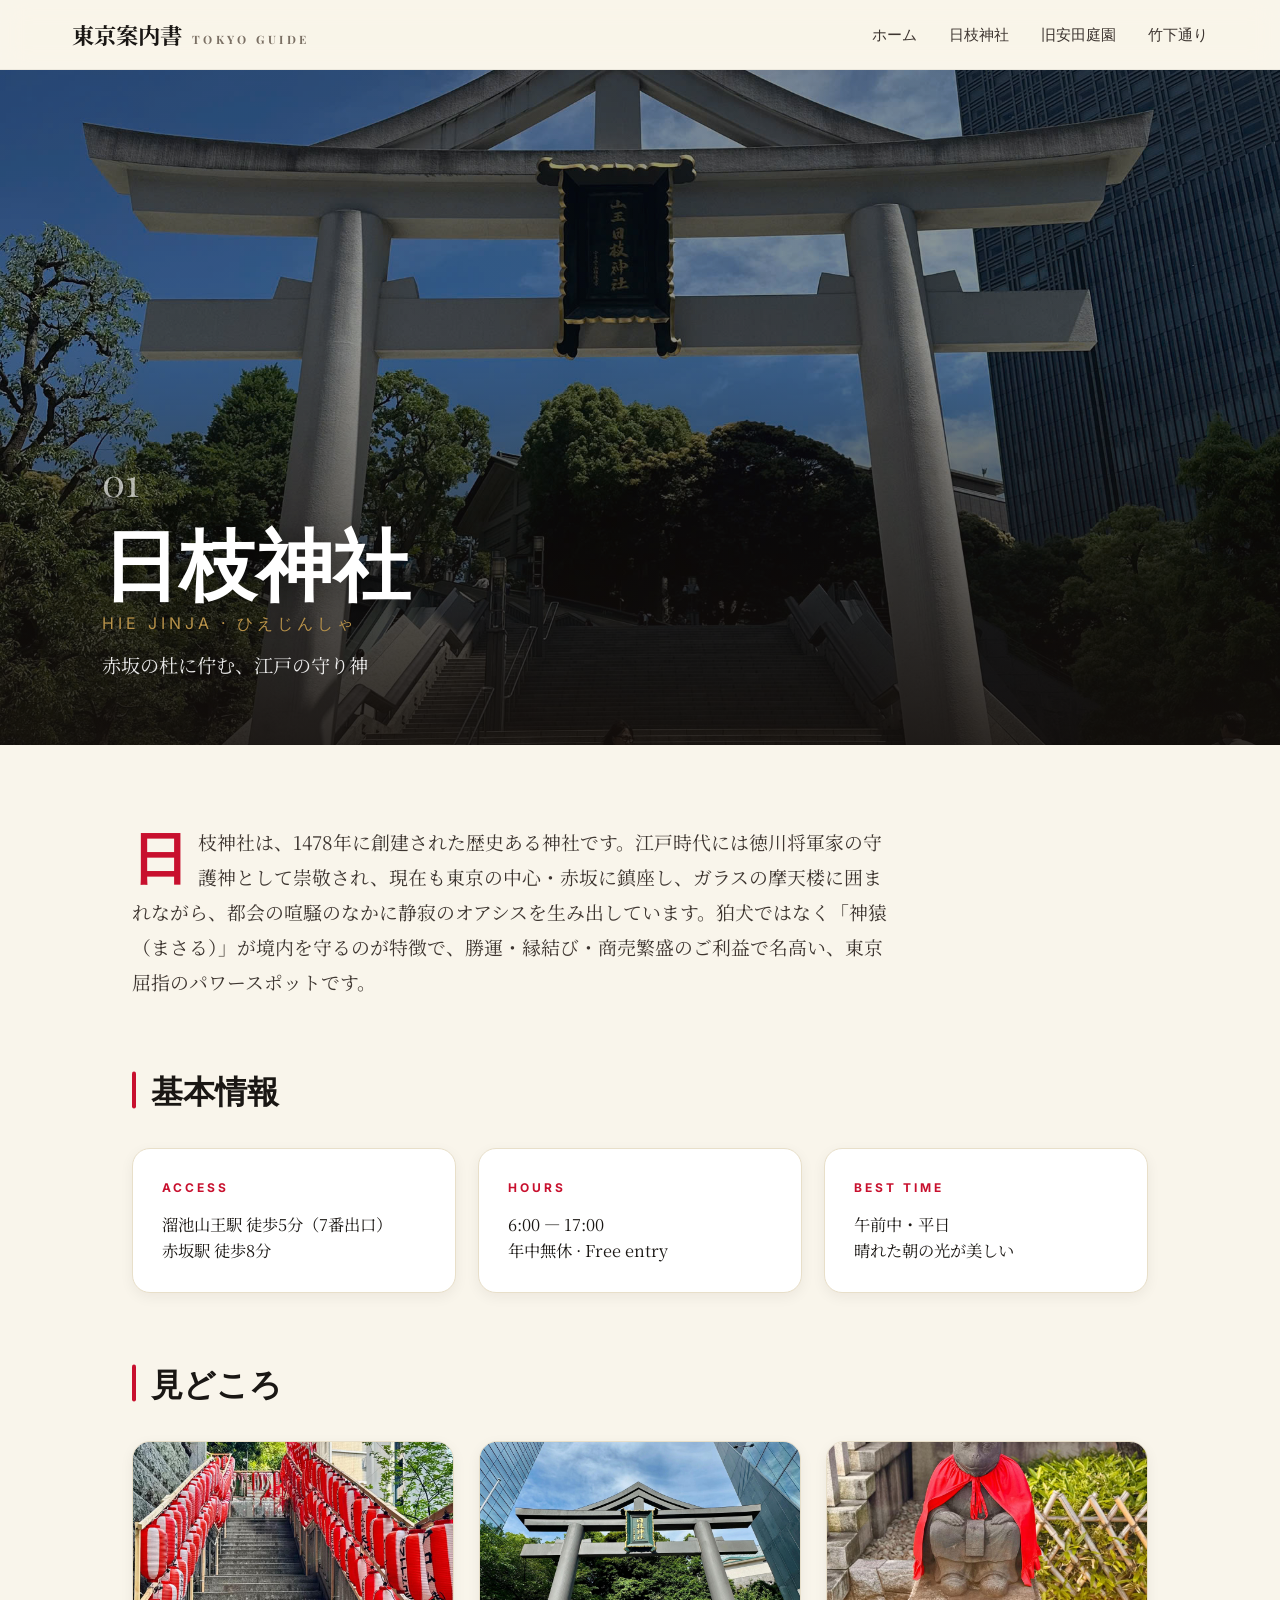
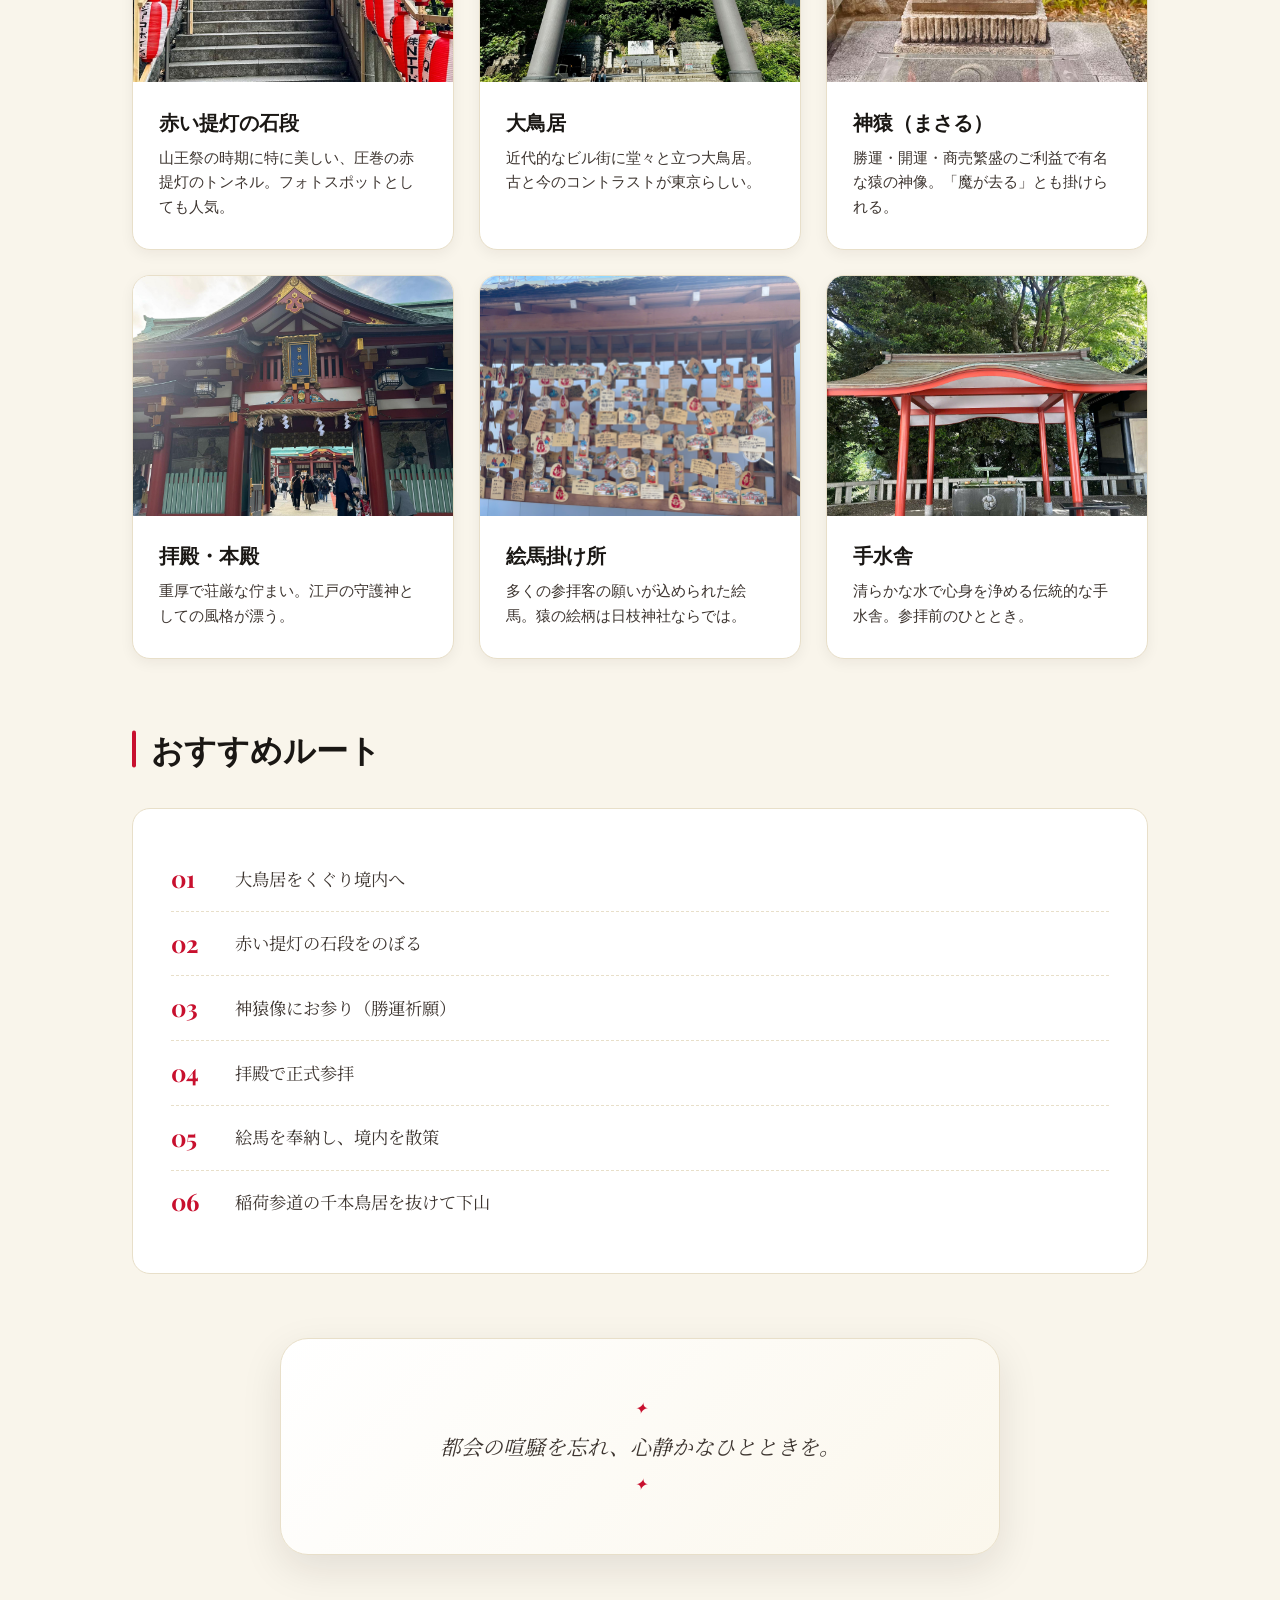
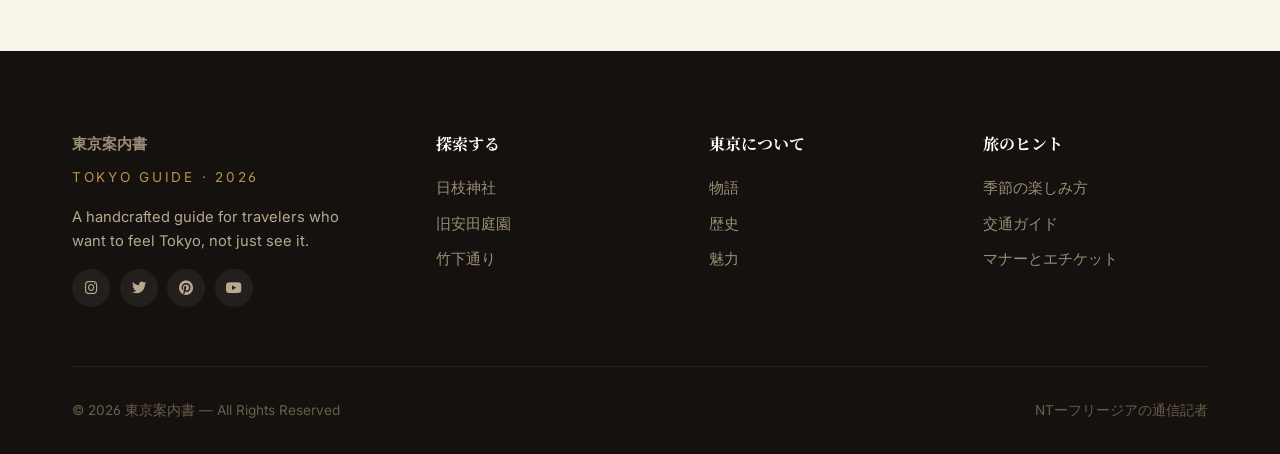
<file: hie-jinja.html>
<!DOCTYPE html>
<html lang="ja">
<head>
  <meta charset="UTF-8">
  <meta name="viewport" content="width=device-width, initial-scale=1.0">
  <meta name="description" content="日枝神社の歴史、見どころ、おすすめ参拝ルートをご紹介。赤坂の中心に佇む江戸の守り神。">
  <title>日枝神社 — 赤坂の杜に佇む江戸の守り神 | 東京案内書</title>
  <link rel="preconnect" href="https://fonts.googleapis.com">
  <link rel="preconnect" href="https://fonts.gstatic.com" crossorigin>
  <link href="https://fonts.googleapis.com/css2?family=Noto+Serif+JP:wght@400;500;700&family=Playfair+Display:wght@500;700&family=Inter:wght@400;500;600&display=swap" rel="stylesheet">
  <link rel="stylesheet" href="https://cdnjs.cloudflare.com/ajax/libs/font-awesome/6.6.0/css/all.min.css">
  <link rel="stylesheet" href="css/style.css">
</head>
<body>
  <div id="main-content" class="main-content">
    <nav class="navbar">
      <div class="nav-container">
        <a href="index.html" class="logo">
          <span class="logo-jp">東京案内書</span>
          <span class="logo-en">Tokyo Guide</span>
        </a>
        <div class="nav-links">
          <a href="index.html">ホーム</a>
          <a href="hie-jinja.html">日枝神社</a>
          <a href="kyu-yasuda.html">旧安田庭園</a>
          <a href="takeshita.html">竹下通り</a>
        </div>
        <button class="hamburger" aria-label="Menu">☰</button>
      </div>
    </nav>

    <div class="spot-hero">
      <img src="assets/hie.jpg" alt="日枝神社">
      <div class="hero-overlay"></div>
      <div class="hero-text">
        <span class="number-big">01</span>
        <h1>日枝神社</h1>
        <p class="romaji">HIE JINJA · ひえじんしゃ</p>
        <p class="tagline">赤坂の杜に佇む、江戸の守り神</p>
      </div>
    </div>

    <article class="spot-content">
      <p class="intro reveal">日枝神社は、1478年に創建された歴史ある神社です。江戸時代には徳川将軍家の守護神として崇敬され、現在も東京の中心・赤坂に鎮座し、ガラスの摩天楼に囲まれながら、都会の喧騒のなかに静寂のオアシスを生み出しています。狛犬ではなく「神猿（まさる）」が境内を守るのが特徴で、勝運・縁結び・商売繁盛のご利益で名高い、東京屈指のパワースポットです。</p>

      <h2 class="reveal">基本情報</h2>
      <div class="info-grid">
          <div class="info-item reveal"><strong>Access</strong><div class="info-body">溜池山王駅 徒歩5分（7番出口）<br>赤坂駅 徒歩8分</div></div>
          <div class="info-item reveal"><strong>Hours</strong><div class="info-body">6:00 — 17:00<br>年中無休 · Free entry</div></div>
          <div class="info-item reveal"><strong>Best Time</strong><div class="info-body">午前中・平日<br>晴れた朝の光が美しい</div></div>
      </div>

      <h2 class="reveal">見どころ</h2>
      <div class="highlights">
          <div class="highlight-card reveal">
            <div class="h-img"><img src="assets/hie-stairs.jpg" alt="赤い提灯の石段"></div>
            <div class="h-body"><h3>赤い提灯の石段</h3><p>山王祭の時期に特に美しい、圧巻の赤提灯のトンネル。フォトスポットとしても人気。</p></div>
          </div>
          <div class="highlight-card reveal">
            <div class="h-img"><img src="assets/hie-torii.jpeg" alt="大鳥居"></div>
            <div class="h-body"><h3>大鳥居</h3><p>近代的なビル街に堂々と立つ大鳥居。古と今のコントラストが東京らしい。</p></div>
          </div>
          <div class="highlight-card reveal">
            <div class="h-img"><img src="assets/hie-monkey.jpeg" alt="神猿（まさる）"></div>
            <div class="h-body"><h3>神猿（まさる）</h3><p>勝運・開運・商売繁盛のご利益で有名な猿の神像。「魔が去る」とも掛けられる。</p></div>
          </div>
          <div class="highlight-card reveal">
            <div class="h-img"><img src="assets/hie-main.jpg" alt="拝殿・本殿"></div>
            <div class="h-body"><h3>拝殿・本殿</h3><p>重厚で荘厳な佇まい。江戸の守護神としての風格が漂う。</p></div>
          </div>
          <div class="highlight-card reveal">
            <div class="h-img"><img src="assets/hie-ema.jpg" alt="絵馬掛け所"></div>
            <div class="h-body"><h3>絵馬掛け所</h3><p>多くの参拝客の願いが込められた絵馬。猿の絵柄は日枝神社ならでは。</p></div>
          </div>
          <div class="highlight-card reveal">
            <div class="h-img"><img src="assets/hie-chozuya.jpg" alt="手水舎"></div>
            <div class="h-body"><h3>手水舎</h3><p>清らかな水で心身を浄める伝統的な手水舎。参拝前のひととき。</p></div>
          </div>
      </div>

      <h2 class="reveal">おすすめルート</h2>
      <ol class="route-list reveal">
          <li>大鳥居をくぐり境内へ</li>
          <li>赤い提灯の石段をのぼる</li>
          <li>神猿像にお参り（勝運祈願）</li>
          <li>拝殿で正式参拝</li>
          <li>絵馬を奉納し、境内を散策</li>
          <li>稲荷参道の千本鳥居を抜けて下山</li>
      </ol>

      <div class="closing reveal">都会の喧騒を忘れ、心静かなひとときを。</div>
    </article>

    <footer class="footer">
      <div class="footer-container">
        <div class="footer-content">
          <div class="footer-col">
            <a href="index.html" class="footer-logo">東京案内書</a>
            <p class="footer-subtitle">Tokyo Guide · 2026</p>
            <p style="font-size:.92rem; max-width:280px; line-height:1.65;">A handcrafted guide for travelers who want to feel Tokyo, not just see it.</p>
            <div class="socials">
              <a href="#" aria-label="Instagram"><i class="fab fa-instagram"></i></a>
              <a href="#" aria-label="Twitter"><i class="fab fa-twitter"></i></a>
              <a href="#" aria-label="Pinterest"><i class="fab fa-pinterest"></i></a>
              <a href="#" aria-label="YouTube"><i class="fab fa-youtube"></i></a>
            </div>
          </div>
          <div class="footer-col">
            <h4>探索する</h4>
            <a href="hie-jinja.html">日枝神社</a>
            <a href="kyu-yasuda.html">旧安田庭園</a>
            <a href="takeshita.html">竹下通り</a>
          </div>
          <div class="footer-col">
            <h4>東京について</h4>
            <a href="index.html#about">物語</a>
            <a href="index.html#timeline">歴史</a>
            <a href="index.html#why">魅力</a>
          </div>
          <div class="footer-col">
            <h4>旅のヒント</h4>
            <a href="#">季節の楽しみ方</a>
            <a href="#">交通ガイド</a>
            <a href="#">マナーとエチケット</a>
          </div>
        </div>
        <div class="footer-bottom">
          <p>© 2026 東京案内書 — All Rights Reserved</p>
          <p>NTーフリージアの通信記者</p>
        </div>
      </div>
    </footer>
  </div>
  <script src="js/script.js"></script>
</body>
</html>
</file>
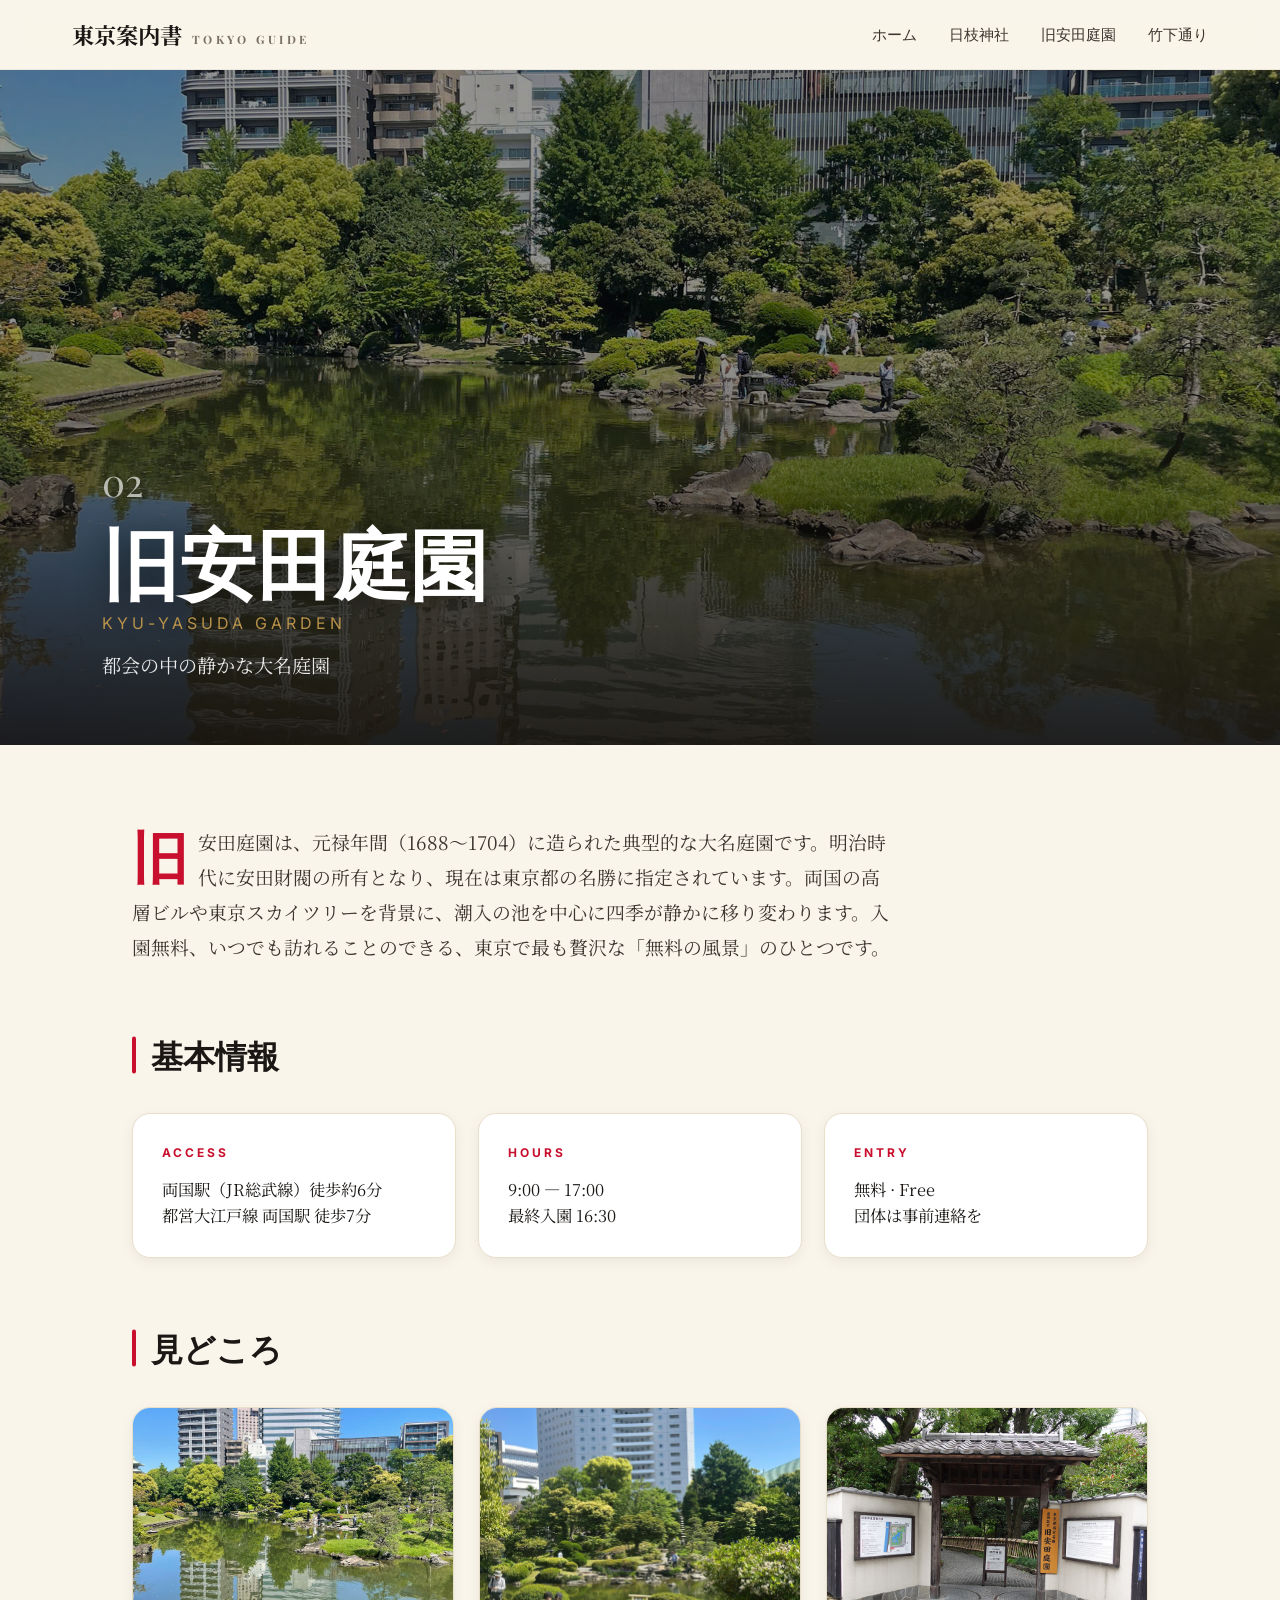
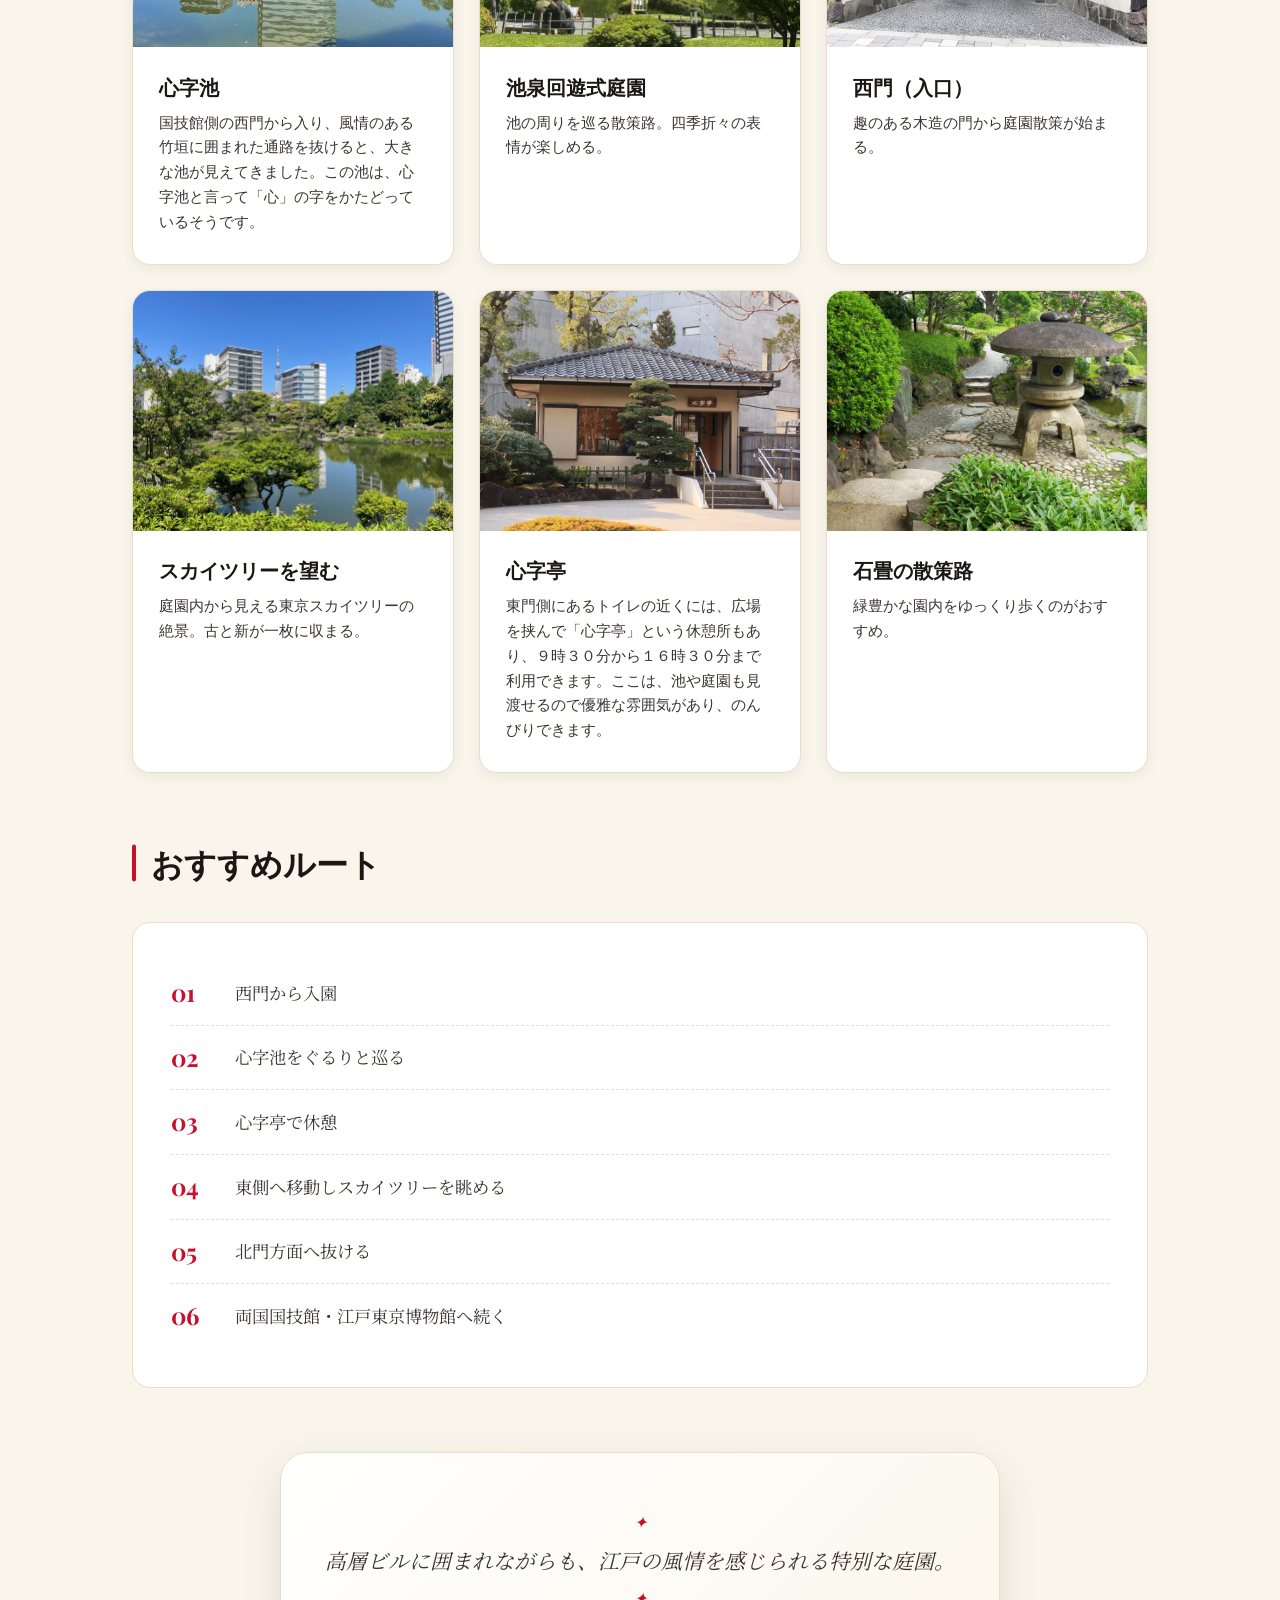
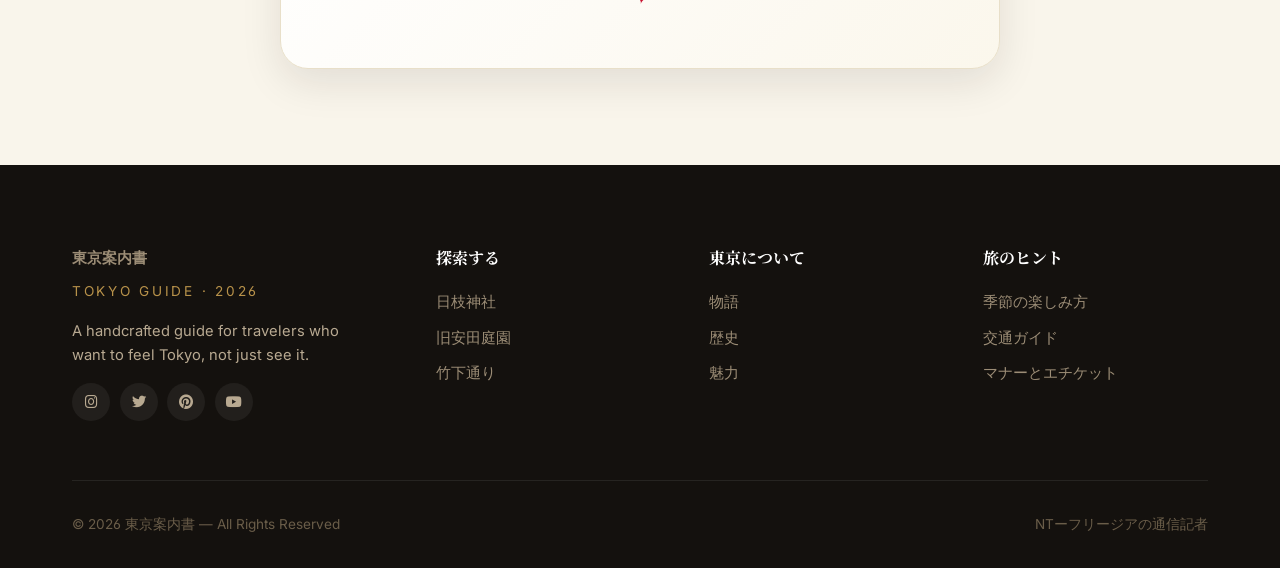
<file: kyu-yasuda.html>
<!DOCTYPE html>
<html lang="ja">
<head>
  <meta charset="UTF-8">
  <meta name="viewport" content="width=device-width, initial-scale=1.0">
  <meta name="description" content="両国にある旧安田庭園の見どころと散策ルート。スカイツリーを望む江戸の名勝。">
  <title>旧安田庭園 — 都会の中の静かな大名庭園 | 東京案内書</title>
  <link rel="preconnect" href="https://fonts.googleapis.com">
  <link rel="preconnect" href="https://fonts.gstatic.com" crossorigin>
  <link href="https://fonts.googleapis.com/css2?family=Noto+Serif+JP:wght@400;500;700&family=Playfair+Display:wght@500;700&family=Inter:wght@400;500;600&display=swap" rel="stylesheet">
  <link rel="stylesheet" href="https://cdnjs.cloudflare.com/ajax/libs/font-awesome/6.6.0/css/all.min.css">
  <link rel="stylesheet" href="css/style.css">
</head>
<body>
  <div id="main-content" class="main-content">
    <nav class="navbar">
      <div class="nav-container">
        <a href="index.html" class="logo">
          <span class="logo-jp">東京案内書</span>
          <span class="logo-en">Tokyo Guide</span>
        </a>
        <div class="nav-links">
          <a href="index.html">ホーム</a>
          <a href="hie-jinja.html">日枝神社</a>
          <a href="kyu-yasuda.html">旧安田庭園</a>
          <a href="takeshita.html">竹下通り</a>
        </div>
        <button class="hamburger" aria-label="Menu">☰</button>
      </div>
    </nav>

    <div class="spot-hero">
      <img src="assets/yasuda.jpg" alt="旧安田庭園">
      <div class="hero-overlay"></div>
      <div class="hero-text">
        <span class="number-big">02</span>
        <h1>旧安田庭園</h1>
        <p class="romaji">KYU-YASUDA GARDEN</p>
        <p class="tagline">都会の中の静かな大名庭園</p>
      </div>
    </div>

    <article class="spot-content">
      <p class="intro reveal">旧安田庭園は、元禄年間（1688〜1704）に造られた典型的な大名庭園です。明治時代に安田財閥の所有となり、現在は東京都の名勝に指定されています。両国の高層ビルや東京スカイツリーを背景に、潮入の池を中心に四季が静かに移り変わります。入園無料、いつでも訪れることのできる、東京で最も贅沢な「無料の風景」のひとつです。</p>

      <h2 class="reveal">基本情報</h2>
      <div class="info-grid">
          <div class="info-item reveal"><strong>Access</strong><div class="info-body">両国駅（JR総武線）徒歩約6分<br>都営大江戸線 両国駅 徒歩7分</div></div>
          <div class="info-item reveal"><strong>Hours</strong><div class="info-body">9:00 — 17:00<br>最終入園 16:30</div></div>
          <div class="info-item reveal"><strong>Entry</strong><div class="info-body">無料 · Free<br>団体は事前連絡を</div></div>
      </div>

      <h2 class="reveal">見どころ</h2>
      <div class="highlights">
          <div class="highlight-card reveal">
            <div class="h-img"><img src="assets/yasuda.jpg" alt="心字池"></div>
            <div class="h-body"><h3>心字池</h3><p>国技館側の西門から入り、風情のある竹垣に囲まれた通路を抜けると、大きな池が見えてきました。この池は、心字池と言って「心」の字をかたどっているそうです。</p></div>
          </div>
          <div class="highlight-card reveal">
            <div class="h-img"><img src="assets/kyu-path.jpg" alt="池泉回遊式庭園"></div>
            <div class="h-body"><h3>池泉回遊式庭園</h3><p>池の周りを巡る散策路。四季折々の表情が楽しめる。</p></div>
          </div>
          <div class="highlight-card reveal">
            <div class="h-img"><img src="assets/yasuda-gate.jpg" alt="西門（入口）"></div>
            <div class="h-body"><h3>西門（入口）</h3><p>趣のある木造の門から庭園散策が始まる。</p></div>
          </div>
          <div class="highlight-card reveal">
            <div class="h-img"><img src="assets/kyu-sky.jpg" alt="スカイツリーを望む"></div>
            <div class="h-body"><h3>スカイツリーを望む</h3><p>庭園内から見える東京スカイツリーの絶景。古と新が一枚に収まる。</p></div>
          </div>
          <div class="highlight-card reveal">
            <div class="h-img"><img src="assets/yasuda-shinjitei.png" alt="潮入の茶屋"></div>
            <div class="h-body"><h3>心字亭</h3><p>東門側にあるトイレの近くには、広場を挟んで「心字亭」という休憩所もあり、９時３０分から１６時３０分まで利用できます。ここは、池や庭園も見渡せるので優雅な雰囲気があり、のんびりできます。</p></div>
          </div>
          <div class="highlight-card reveal">
            <div class="h-img"><img src="assets/yasuda-ste.jpg" alt="石畳の散策路"></div>
            <div class="h-body"><h3>石畳の散策路</h3><p>緑豊かな園内をゆっくり歩くのがおすすめ。</p></div>
          </div>
      </div>

      <h2 class="reveal">おすすめルート</h2>
      <ol class="route-list reveal">
          <li>西門から入園</li>
          <li>心字池をぐるりと巡る</li>
          <li>心字亭で休憩</li>
          <li>東側へ移動しスカイツリーを眺める</li>
          <li>北門方面へ抜ける</li>
          <li>両国国技館・江戸東京博物館へ続く</li>
      </ol>

      <div class="closing reveal">高層ビルに囲まれながらも、江戸の風情を感じられる特別な庭園。</div>
    </article>

    <footer class="footer">
      <div class="footer-container">
        <div class="footer-content">
          <div class="footer-col">
            <a href="index.html" class="footer-logo">東京案内書</a>
            <p class="footer-subtitle">Tokyo Guide · 2026</p>
            <p style="font-size:.92rem; max-width:280px; line-height:1.65;">A handcrafted guide for travelers who want to feel Tokyo, not just see it.</p>
            <div class="socials">
              <a href="#" aria-label="Instagram"><i class="fab fa-instagram"></i></a>
              <a href="#" aria-label="Twitter"><i class="fab fa-twitter"></i></a>
              <a href="#" aria-label="Pinterest"><i class="fab fa-pinterest"></i></a>
              <a href="#" aria-label="YouTube"><i class="fab fa-youtube"></i></a>
            </div>
          </div>
          <div class="footer-col">
            <h4>探索する</h4>
            <a href="hie-jinja.html">日枝神社</a>
            <a href="kyu-yasuda.html">旧安田庭園</a>
            <a href="takeshita.html">竹下通り</a>
          </div>
          <div class="footer-col">
            <h4>東京について</h4>
            <a href="index.html#about">物語</a>
            <a href="index.html#timeline">歴史</a>
            <a href="index.html#why">魅力</a>
          </div>
          <div class="footer-col">
            <h4>旅のヒント</h4>
            <a href="#">季節の楽しみ方</a>
            <a href="#">交通ガイド</a>
            <a href="#">マナーとエチケット</a>
          </div>
        </div>
        <div class="footer-bottom">
          <p>© 2026 東京案内書 — All Rights Reserved</p>
          <p>NTーフリージアの通信記者</p>
        </div>
      </div>
    </footer>
  </div>
  <script src="js/script.js"></script>
</body>
</html>
</file>
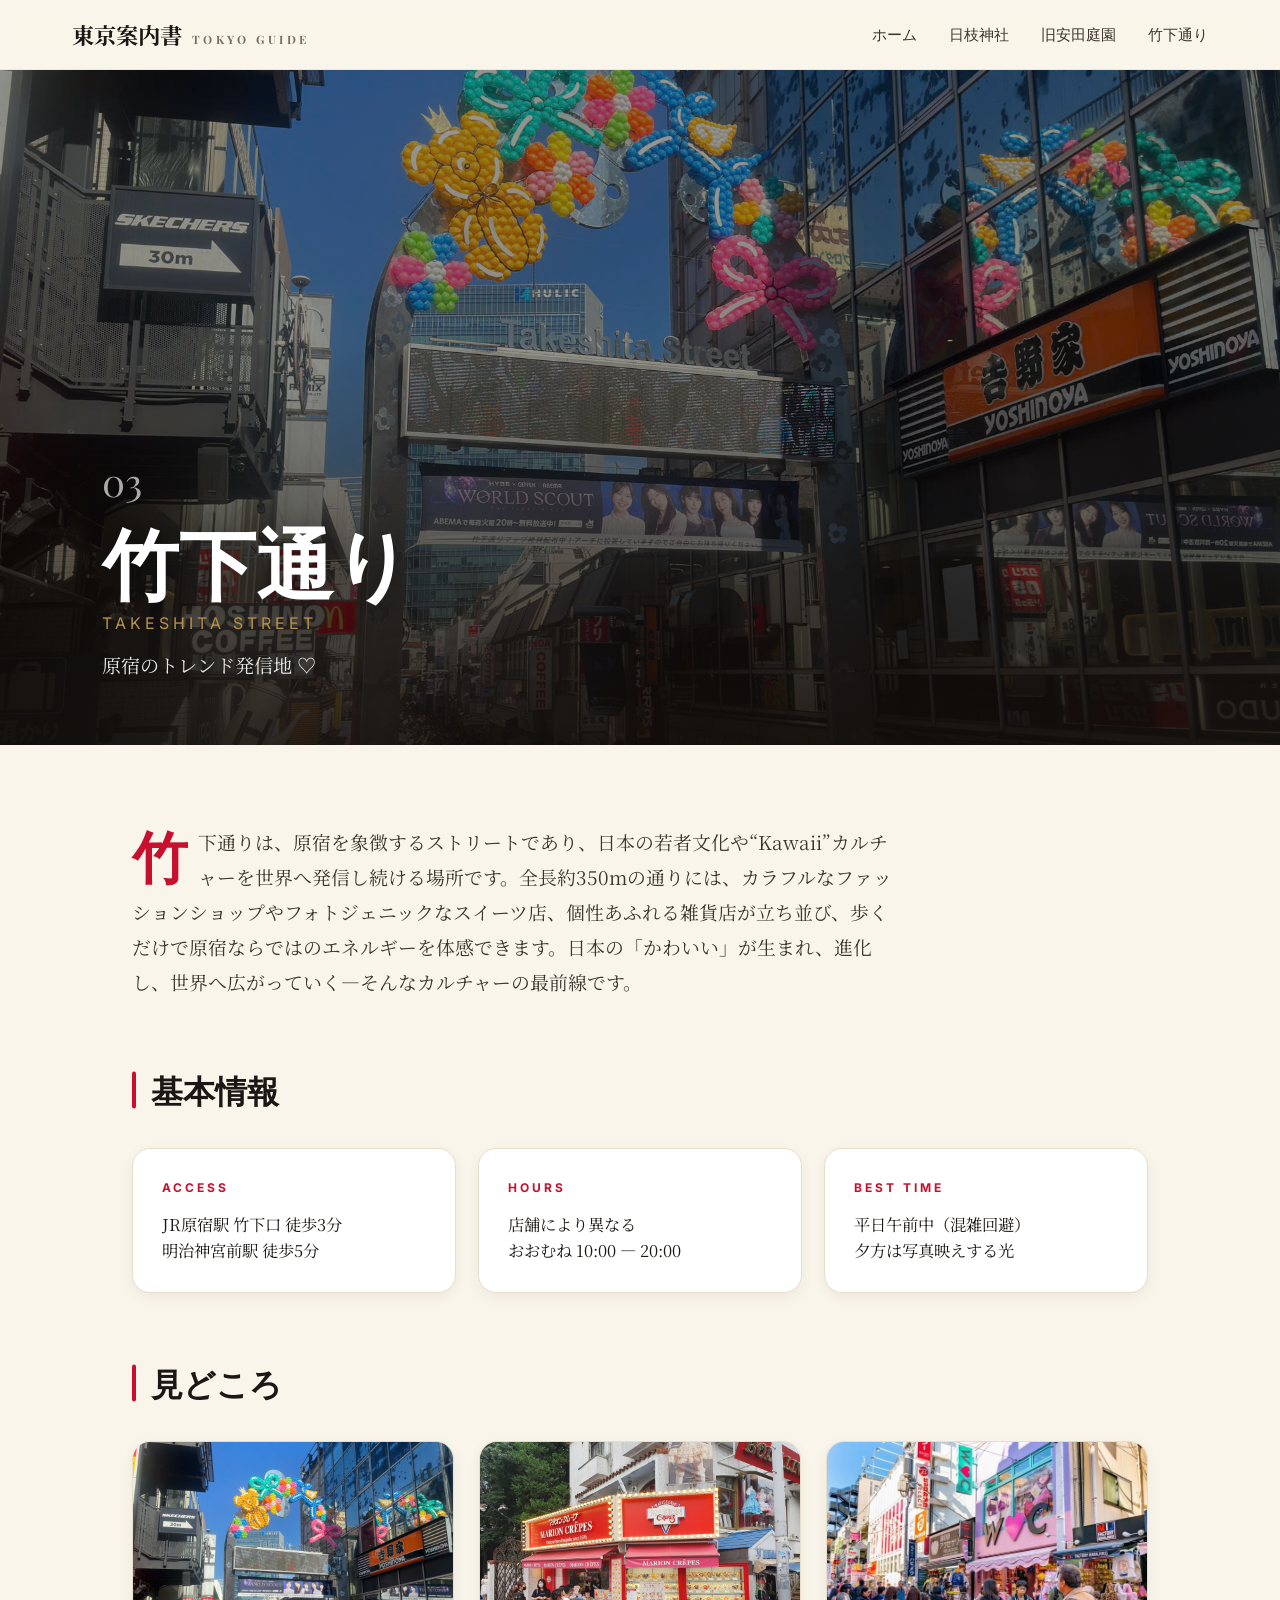
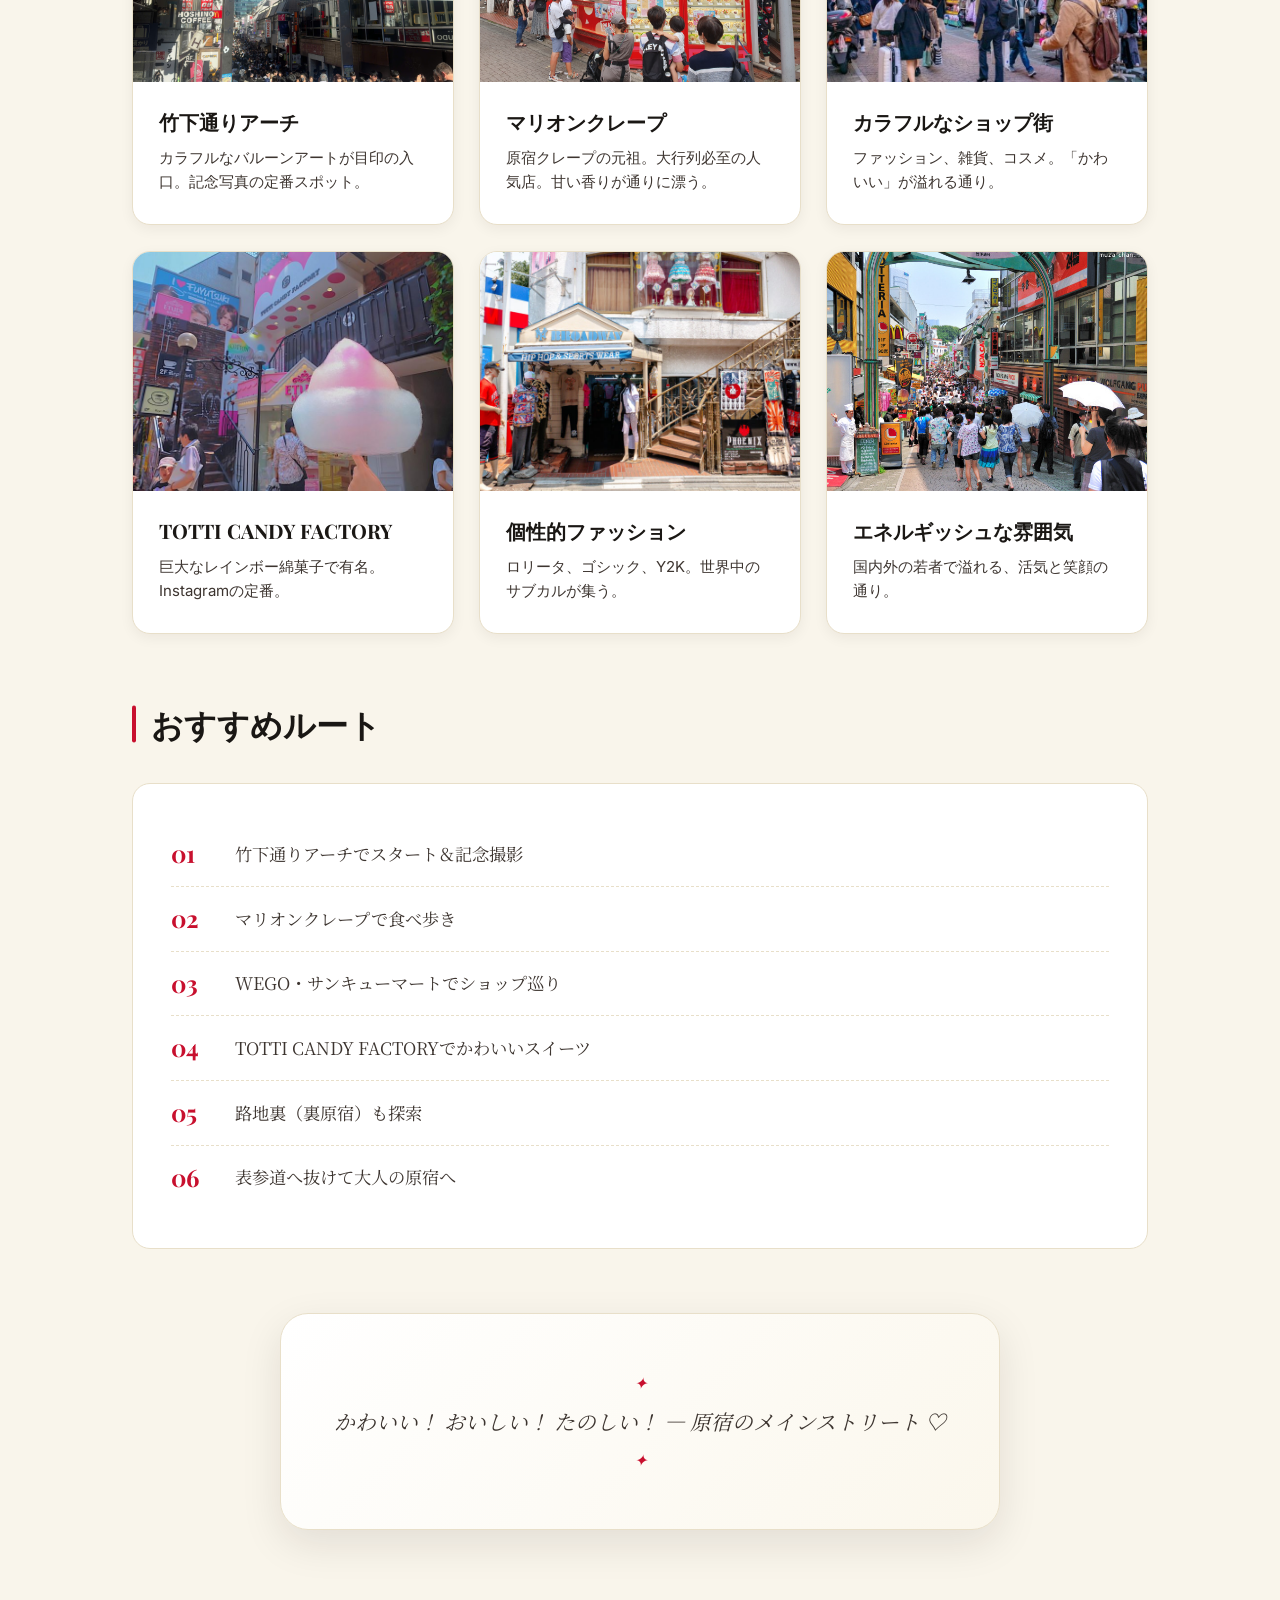
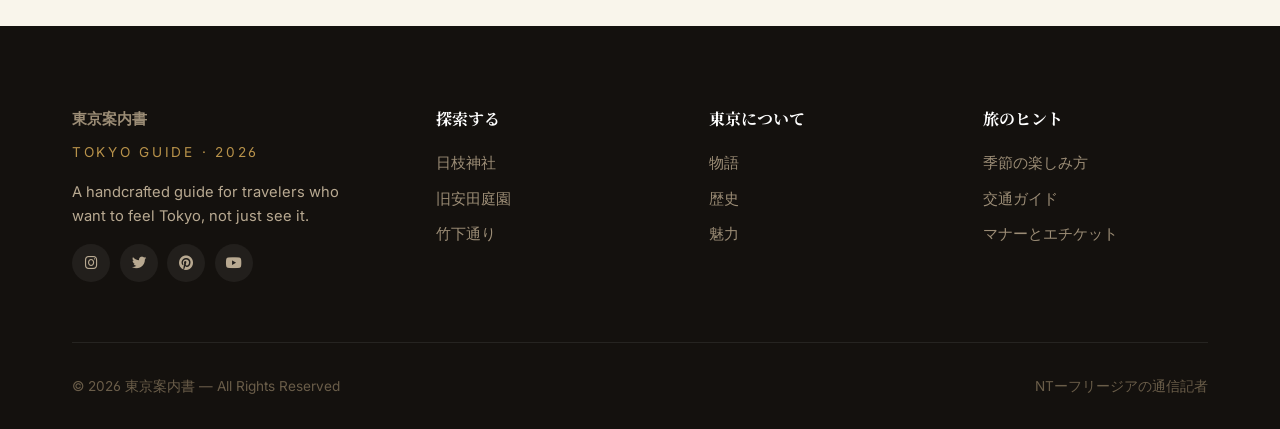
<file: takeshita.html>
<!DOCTYPE html>
<html lang="ja">
<head>
  <meta charset="UTF-8">
  <meta name="viewport" content="width=device-width, initial-scale=1.0">
  <meta name="description" content="竹下通りのおすすめショップ・スイーツ・歩き方。Kawaii文化の聖地・原宿を満喫。">
  <title>竹下通り — 原宿のトレンド発信地 | 東京案内書</title>
  <link rel="preconnect" href="https://fonts.googleapis.com">
  <link rel="preconnect" href="https://fonts.gstatic.com" crossorigin>
  <link href="https://fonts.googleapis.com/css2?family=Noto+Serif+JP:wght@400;500;700&family=Playfair+Display:wght@500;700&family=Inter:wght@400;500;600&display=swap" rel="stylesheet">
  <link rel="stylesheet" href="https://cdnjs.cloudflare.com/ajax/libs/font-awesome/6.6.0/css/all.min.css">
  <link rel="stylesheet" href="css/style.css">
</head>
<body>
  <div id="main-content" class="main-content">
    <nav class="navbar">
      <div class="nav-container">
        <a href="index.html" class="logo">
          <span class="logo-jp">東京案内書</span>
          <span class="logo-en">Tokyo Guide</span>
        </a>
        <div class="nav-links">
          <a href="index.html">ホーム</a>
          <a href="hie-jinja.html">日枝神社</a>
          <a href="kyu-yasuda.html">旧安田庭園</a>
          <a href="takeshita.html">竹下通り</a>
        </div>
        <button class="hamburger" aria-label="Menu">☰</button>
      </div>
    </nav>

    <div class="spot-hero">
      <img src="assets/takeshita.jpg" alt="竹下通り">
      <div class="hero-overlay"></div>
      <div class="hero-text">
        <span class="number-big">03</span>
        <h1>竹下通り</h1>
        <p class="romaji">TAKESHITA STREET</p>
        <p class="tagline">原宿のトレンド発信地 ♡</p>
      </div>
    </div>

    <article class="spot-content">
      <p class="intro reveal">竹下通りは、原宿を象徴するストリートであり、日本の若者文化や“Kawaii”カルチャーを世界へ発信し続ける場所です。全長約350mの通りには、カラフルなファッションショップやフォトジェニックなスイーツ店、個性あふれる雑貨店が立ち並び、歩くだけで原宿ならではのエネルギーを体感できます。日本の「かわいい」が生まれ、進化し、世界へ広がっていく―そんなカルチャーの最前線です。</p>

      <h2 class="reveal">基本情報</h2>
      <div class="info-grid">
          <div class="info-item reveal"><strong>Access</strong><div class="info-body">JR原宿駅 竹下口 徒歩3分<br>明治神宮前駅 徒歩5分</div></div>
          <div class="info-item reveal"><strong>Hours</strong><div class="info-body">店舗により異なる<br>おおむね 10:00 — 20:00</div></div>
          <div class="info-item reveal"><strong>Best Time</strong><div class="info-body">平日午前中（混雑回避）<br>夕方は写真映えする光</div></div>
      </div>

      <h2 class="reveal">見どころ</h2>
      <div class="highlights">
          <div class="highlight-card reveal">
            <div class="h-img"><img src="assets/takeshita.jpg" alt="竹下通りアーチ"></div>
            <div class="h-body"><h3>竹下通りアーチ</h3><p>カラフルなバルーンアートが目印の入口。記念写真の定番スポット。</p></div>
          </div>
          <div class="highlight-card reveal">
            <div class="h-img"><img src="assets/takeshita-crepe.jpg" alt="マリオンクレープ"></div>
            <div class="h-body"><h3>マリオンクレープ</h3><p>原宿クレープの元祖。大行列必至の人気店。甘い香りが通りに漂う。</p></div>
          </div>
          <div class="highlight-card reveal">
            <div class="h-img"><img src="assets/takeshita-crowd.jpg" alt="カラフルなショップ街"></div>
            <div class="h-body"><h3>カラフルなショップ街</h3><p>ファッション、雑貨、コスメ。「かわいい」が溢れる通り。</p></div>
          </div>
          <div class="highlight-card reveal">
            <div class="h-img"><img src="assets/takeshita-candy.jpg" alt="TOTTI CANDY FACTORY"></div>
            <div class="h-body"><h3>TOTTI CANDY FACTORY</h3><p>巨大なレインボー綿菓子で有名。Instagramの定番。</p></div>
          </div>
          <div class="highlight-card reveal">
            <div class="h-img"><img src="assets/takeshita-shops.jpg" alt="個性的ファッション"></div>
            <div class="h-body"><h3>個性的ファッション</h3><p>ロリータ、ゴシック、Y2K。世界中のサブカルが集う。</p></div>
          </div>
          <div class="highlight-card reveal">
            <div class="h-img"><img src="assets/takeshita-street-11.jpg" alt="エネルギッシュな雰囲気"></div>
            <div class="h-body"><h3>エネルギッシュな雰囲気</h3><p>国内外の若者で溢れる、活気と笑顔の通り。</p></div>
          </div>
      </div>

      <h2 class="reveal">おすすめルート</h2>
      <ol class="route-list reveal">
          <li>竹下通りアーチでスタート＆記念撮影</li>
          <li>マリオンクレープで食べ歩き</li>
          <li>WEGO・サンキューマートでショップ巡り</li>
          <li>TOTTI CANDY FACTORYでかわいいスイーツ</li>
          <li>路地裏（裏原宿）も探索</li>
          <li>表参道へ抜けて大人の原宿へ</li>
      </ol>

      <div class="closing reveal">かわいい！ おいしい！ たのしい！ — 原宿のメインストリート ♡</div>
    </article>

    <footer class="footer">
      <div class="footer-container">
        <div class="footer-content">
          <div class="footer-col">
            <a href="index.html" class="footer-logo">東京案内書</a>
            <p class="footer-subtitle">Tokyo Guide · 2026</p>
            <p style="font-size:.92rem; max-width:280px; line-height:1.65;">A handcrafted guide for travelers who want to feel Tokyo, not just see it.</p>
            <div class="socials">
              <a href="#" aria-label="Instagram"><i class="fab fa-instagram"></i></a>
              <a href="#" aria-label="Twitter"><i class="fab fa-twitter"></i></a>
              <a href="#" aria-label="Pinterest"><i class="fab fa-pinterest"></i></a>
              <a href="#" aria-label="YouTube"><i class="fab fa-youtube"></i></a>
            </div>
          </div>
          <div class="footer-col">
            <h4>探索する</h4>
            <a href="hie-jinja.html">日枝神社</a>
            <a href="kyu-yasuda.html">旧安田庭園</a>
            <a href="takeshita.html">竹下通り</a>
          </div>
          <div class="footer-col">
            <h4>東京について</h4>
            <a href="index.html#about">物語</a>
            <a href="index.html#timeline">歴史</a>
            <a href="index.html#why">魅力</a>
          </div>
          <div class="footer-col">
            <h4>旅のヒント</h4>
            <a href="#">季節の楽しみ方</a>
            <a href="#">交通ガイド</a>
            <a href="#">マナーとエチケット</a>
          </div>
        </div>
        <div class="footer-bottom">
          <p>© 2026 東京案内書 — All Rights Reserved</p>
          <p>NTーフリージアの通信記者</p>
        </div>
      </div>
    </footer>
  </div>
  <script src="js/script.js"></script>
</body>
</html>
</file>
<file: css/style.css>
/* =========================================================
   東京案内書 — Tokyo Travel Guide 2026
   Redesigned · Minimal · Japanese-inspired · Glassmorphism
   ========================================================= */

/* ---------- Tokens ---------- */
:root {
  --primary: #c8102e;        /* shrine red */
  --primary-dark: #960c22;
  --ink: #1a1714;            /* sumi black */
  --ink-soft: #3d3530;
  --paper: #f8f1e3;          /* washi */
  --paper-soft: #fbf7ec;
  --cream: #f9f5eb;
  --line: #e8dfc9;
  --muted: #7a6f63;
  --gold: #b8924a;
  --accent-blue: #6b8aa8;

  --radius-sm: 10px;
  --radius: 18px;
  --radius-lg: 28px;

  --shadow-sm: 0 4px 14px rgba(26, 23, 20, 0.06);
  --shadow: 0 14px 40px rgba(26, 23, 20, 0.10);
  --shadow-lg: 0 30px 70px -20px rgba(26, 23, 20, 0.35);

  --ease: cubic-bezier(.22,.61,.36,1);

  --container: 1200px;
  --container-sm: 1080px;
}

/* ---------- Reset ---------- */
*, *::before, *::after { margin: 0; padding: 0; box-sizing: border-box; }
html { scroll-behavior: smooth; -webkit-text-size-adjust: 100%; }
body {
  font-family: 'Inter', system-ui, -apple-system, sans-serif;
  color: var(--ink);
  background: var(--cream);
  line-height: 1.65;
  overflow-x: hidden;
  font-feature-settings: "ss01", "kern";
}
img { display: block; max-width: 100%; height: auto; }
a { color: inherit; text-decoration: none; }
button { font: inherit; cursor: pointer; }
.hidden { display: none !important; }
.container { max-width: var(--container); margin: 0 auto; padding: 0 2rem; }
.container-sm { max-width: var(--container-sm); margin: 0 auto; padding: 0 2rem; }

::selection { background: var(--primary); color: #fff; }

/* ---------- Typography ---------- */
.serif { font-family: 'Playfair Display', 'Noto Serif JP', serif; }
.jp { font-family: 'Noto Serif JP', serif; }

/* =========================================================
   PASSWORD GATE
   ========================================================= */
.password-gate {
  position: fixed; inset: 0; z-index: 9999;
  display: flex; align-items: center; justify-content: center;
  background:
    radial-gradient(1200px 600px at 20% 0%, rgba(200,16,46,0.18), transparent 60%),
    radial-gradient(900px 600px at 80% 100%, rgba(184,146,74,0.20), transparent 60%),
    linear-gradient(135deg, #14110e 0%, #221c17 100%);
  padding: 2rem;
  transition: opacity .8s var(--ease), visibility .8s;
}
.password-gate::before {
  content: ""; position: absolute; inset: 0;
  background-image:
    repeating-linear-gradient(45deg, rgba(255,255,255,0.02) 0 1px, transparent 1px 14px);
  pointer-events: none;
}
.password-gate.fade-out { opacity: 0; visibility: hidden; }

.gate-content {
  position: relative;
  width: 100%; max-width: 440px;
  text-align: center; color: #fff;
  animation: gate-in 1.1s var(--ease) both;
}
@keyframes gate-in {
  from { opacity: 0; transform: translateY(20px) scale(.98); }
  to { opacity: 1; transform: none; }
}

.gate-logo .torii {
  display: inline-block;
  font-family: 'Noto Serif JP', serif;
  font-size: 1rem; letter-spacing: .5em;
  padding: .5rem 1.2rem;
  border: 1px solid rgba(255,255,255,.25);
  border-radius: 999px;
  color: rgba(255,255,255,.85);
  margin-bottom: 1.4rem;
  text-transform: uppercase;
}
.gate-logo h1 {
  font-family: 'Playfair Display', serif;
  font-size: clamp(2.2rem, 5vw, 3rem);
  font-weight: 700; letter-spacing: .02em;
  margin-bottom: .35rem;
}
.gate-logo .subtitle {
  font-size: .85rem; letter-spacing: .35em;
  text-transform: uppercase; color: rgba(255,255,255,.6);
}

.password-card {
  margin: 2.4rem 0 1.6rem;
  padding: 2rem 1.8rem;
  background: rgba(255,255,255,0.08);
  backdrop-filter: blur(20px) saturate(140%);
  -webkit-backdrop-filter: blur(20px) saturate(140%);
  border: 1px solid rgba(255,255,255,0.14);
  border-radius: var(--radius-lg);
  box-shadow: var(--shadow-lg);
}
.password-card h2 {
  font-family: 'Noto Serif JP', serif;
  font-size: 1.4rem; font-weight: 500;
  margin-bottom: .35rem;
}
.gate-desc {
  color: rgba(255,255,255,.65);
  font-size: .92rem; margin-bottom: 1.4rem;
}

.input-group { display: flex; gap: .6rem; }
#gate-password {
  flex: 1; min-width: 0;
  padding: 14px 18px;
  background: rgba(255,255,255,.92);
  border: 1px solid transparent;
  border-radius: 999px;
  font-size: 1rem; color: var(--ink);
  transition: box-shadow .25s var(--ease), background .25s;
}
#gate-password::placeholder { color: #a89e90; }
#gate-password:focus {
  outline: none; background: #fff;
  box-shadow: 0 0 0 4px rgba(200,16,46,.25);
}
#gate-password.shake { animation: shake .55s var(--ease); }
@keyframes shake {
  0%,100%{transform:translateX(0)}
  20%{transform:translateX(-8px)}
  40%{transform:translateX(8px)}
  60%{transform:translateX(-5px)}
  80%{transform:translateX(5px)}
}

.gate-btn {
  flex: 0 0 52px; height: 52px; width: 52px;
  border: none; border-radius: 999px;
  background: var(--primary); color: #fff;
  display: inline-flex; align-items: center; justify-content: center;
  transition: transform .25s var(--ease), background .25s, box-shadow .25s;
  box-shadow: 0 8px 22px rgba(200,16,46,.45);
}
.gate-btn:hover { background: var(--primary-dark); transform: translateY(-2px) scale(1.04); }
.gate-btn:active { transform: scale(.96); }

.gate-error {
  min-height: 1.4em;
  margin-top: .9rem;
  font-size: .88rem; color: #ff8f99;
  font-family: 'Noto Serif JP', serif;
}
.gate-footer p {
  color: rgba(255,255,255,.45);
  font-size: .8rem; letter-spacing: .25em; text-transform: uppercase;
}

/* =========================================================
   NAVBAR
   ========================================================= */
.navbar {
  position: sticky; top: 0; z-index: 100;
  background: rgba(249, 245, 235, 0.78);
  backdrop-filter: blur(14px) saturate(160%);
  -webkit-backdrop-filter: blur(14px) saturate(160%);
  border-bottom: 1px solid rgba(26,23,20,.06);
}
.nav-container {
  max-width: var(--container); margin: 0 auto;
  padding: 1rem 2rem;
  display: flex; align-items: center; justify-content: space-between;
  gap: 1.5rem;
}
.logo {
  display: inline-flex; align-items: baseline; gap: .6rem;
  font-family: 'Playfair Display', serif;
  font-weight: 700;
}
.logo .logo-jp {
  font-family: 'Noto Serif JP', serif;
  font-size: 1.4rem; color: var(--ink);
}
.logo .logo-en {
  font-size: .72rem; letter-spacing: .3em;
  text-transform: uppercase; color: var(--muted);
}
.nav-links { display: flex; align-items: center; gap: 2rem; }
.nav-links a {
  position: relative;
  font-size: .95rem; font-weight: 500; color: var(--ink-soft);
  transition: color .25s;
}
.nav-links a::after {
  content: ""; position: absolute; left: 0; bottom: -6px;
  width: 100%; height: 1px;
  background: var(--primary);
  transform: scaleX(0); transform-origin: right;
  transition: transform .35s var(--ease);
}
.nav-links a:hover { color: var(--primary); }
.nav-links a:hover::after { transform: scaleX(1); transform-origin: left; }

.hamburger {
  display: none;
  width: 42px; height: 42px;
  background: transparent; border: 1px solid var(--line);
  border-radius: 12px; color: var(--ink); font-size: 1.2rem;
}

/* =========================================================
   HERO (Home)
   ========================================================= */
.hero {
  position: relative; min-height: 92vh;
  display: flex; align-items: center;
  overflow: hidden;
}
.hero-bg {
  position: absolute; inset: 0;
  background-size: cover; background-position: center;
  transform: scale(1.05);
  animation: ken-burns 18s ease-in-out infinite alternate;
  filter: brightness(.72) contrast(1.05);
}
@keyframes ken-burns { to { transform: scale(1.12) translate(-1%, -1%); } }
.hero-overlay {
  position: absolute; inset: 0;
  background:
    linear-gradient(120deg, rgba(20,15,12,.55) 0%, rgba(20,15,12,.15) 60%),
    linear-gradient(to top, rgba(20,15,12,.65), transparent 50%);
}
.hero-content {
  position: relative; z-index: 2;
  max-width: 760px;
  margin-left: clamp(1.2rem, 8%, 8rem);
  padding: 0 1.2rem;
  color: #fff;
  animation: rise .9s var(--ease) both;
}
@keyframes rise { from{opacity:0; transform:translateY(28px)} to{opacity:1; transform:none} }

.hero-badge {
  display: inline-block;
  padding: 8px 18px;
  border: 1px solid rgba(255,255,255,.4);
  border-radius: 999px;
  font-size: .75rem; letter-spacing: .35em;
  text-transform: uppercase;
  background: rgba(255,255,255,.08);
  backdrop-filter: blur(8px);
  margin-bottom: 1.4rem;
}
.hero-title {
  font-family: 'Playfair Display', serif;
  font-size: clamp(4rem, 11vw, 8.5rem);
  line-height: .92; font-weight: 700;
  margin-bottom: 1rem; letter-spacing: -.02em;
}
.hero-title .accent {
  display: inline-block;
  color: var(--primary);
  text-shadow: 0 0 30px rgba(200,16,46,.4);
}
.hero-subtitle {
  font-family: 'Noto Serif JP', serif;
  font-size: clamp(1.1rem, 2.2vw, 1.6rem);
  font-weight: 400;
  margin-bottom: .8rem;
  opacity: .96;
}
.hero-desc {
  max-width: 520px;
  font-size: 1rem;
  opacity: .82;
  margin-bottom: 2rem;
}

.btn-primary {
  display: inline-flex; align-items: center; gap: .8rem;
  padding: 16px 32px;
  background: var(--primary); color: #fff;
  border-radius: 999px;
  font-weight: 600; font-size: .98rem;
  box-shadow: 0 14px 40px rgba(200,16,46,.4);
  transition: transform .3s var(--ease), background .3s, box-shadow .3s;
}
.btn-primary:hover {
  background: var(--primary-dark);
  transform: translateY(-3px);
  box-shadow: 0 20px 50px rgba(200,16,46,.5);
}
.btn-primary .arrow { transition: transform .3s var(--ease); }
.btn-primary:hover .arrow { transform: translateX(6px); }

.scroll-hint {
  position: absolute; left: 50%; bottom: 2.4rem;
  transform: translateX(-50%);
  z-index: 2;
  display: flex; flex-direction: column; align-items: center; gap: .7rem;
  color: rgba(255,255,255,.7);
  font-size: .7rem; letter-spacing: .35em; text-transform: uppercase;
}
.scroll-line {
  width: 1px; height: 50px;
  background: linear-gradient(to bottom, rgba(255,255,255,.7), transparent);
  animation: scroll-pulse 2.2s ease-in-out infinite;
  transform-origin: top;
}
@keyframes scroll-pulse {
  0%,100% { transform: scaleY(.4); opacity:.3; }
  50% { transform: scaleY(1); opacity:1; }
}

/* =========================================================
   INTRO STRIP
   ========================================================= */
.intro-strip {
  background: #fff;
  border-top: 1px solid var(--line);
  border-bottom: 1px solid var(--line);
}
.strip-grid {
  max-width: var(--container); margin: 0 auto;
  padding: 2.4rem 2rem;
  display: grid;
  grid-template-columns: repeat(3, 1fr);
  gap: 1rem;
}
.strip-item {
  display: flex; align-items: center; gap: 1.2rem;
  padding: 1rem 1.4rem;
  border-right: 1px solid var(--line);
  transition: transform .35s var(--ease);
}
.strip-item:last-child { border-right: none; }
.strip-item:hover { transform: translateY(-3px); }

.num {
  font-family: 'Playfair Display', serif;
  font-size: 3.2rem; font-weight: 700; line-height: 1;
  color: var(--primary);
}
.strip-item small {
  display: block;
  font-size: .72rem; letter-spacing: .25em; text-transform: uppercase;
  color: var(--muted); margin-bottom: .25rem;
}
.strip-item .label {
  font-family: 'Playfair Display', serif;
  font-size: 1.1rem; font-weight: 600; color: var(--ink);
}

/* =========================================================
   ABOUT (new section)
   ========================================================= */
.about {
  padding: 7rem 0 5rem;
  background: var(--cream);
}
.about-grid {
  display: grid;
  grid-template-columns: 1fr 1fr;
  gap: 5rem;
  align-items: center;
}
.about-eyebrow {
  font-size: .75rem; letter-spacing: .4em; text-transform: uppercase;
  color: var(--primary); margin-bottom: 1rem;
}
.about-title {
  font-family: 'Playfair Display', serif;
  font-size: clamp(2rem, 4vw, 3rem);
  line-height: 1.15;
  margin-bottom: 1.6rem;
}
.about-text { color: var(--ink-soft); margin-bottom: 1rem; }
.about-image {
  position: relative;
  border-radius: var(--radius-lg);
  overflow: hidden;
  aspect-ratio: 4/5;
  box-shadow: var(--shadow-lg);
}
.about-image img {
  width: 100%; height: 100%; object-fit: cover;
  transition: transform 1.2s var(--ease);
}
.about-image:hover img { transform: scale(1.06); }
.about-image::after {
  content: ""; position: absolute; inset: auto -20px -20px auto;
  width: 110px; height: 110px;
  background: var(--primary); border-radius: 50%;
  opacity: .9;
}

/* =========================================================
   SECTION HEADER
   ========================================================= */
.section-header {
  text-align: center; margin-bottom: 4rem;
}
.section-header .eyebrow {
  font-size: .72rem; letter-spacing: .4em; text-transform: uppercase;
  color: var(--primary); margin-bottom: 1rem;
}
.section-header h2 {
  font-family: 'Playfair Display', serif;
  font-size: clamp(2rem, 4.5vw, 3.2rem);
  line-height: 1.1; margin-bottom: 1rem;
}
.section-sub {
  color: var(--muted); max-width: 560px; margin: 0 auto;
}

/* =========================================================
   SPOTS (Featured highlights)
   ========================================================= */
.spots { padding: 7rem 0; background: var(--paper-soft); }
.spots-grid {
  display: grid;
  grid-template-columns: repeat(auto-fit, minmax(320px, 1fr));
  gap: 2rem;
}
.spot-card {
  position: relative;
  background: #fff;
  border-radius: var(--radius);
  overflow: hidden;
  box-shadow: var(--shadow-sm);
  transition: transform .5s var(--ease), box-shadow .5s var(--ease);
  display: flex; flex-direction: column;
}
.spot-card:hover {
  transform: translateY(-10px);
  box-shadow: var(--shadow-lg);
}
.img-wrapper {
  position: relative; aspect-ratio: 4/3; overflow: hidden;
}
.img-wrapper img {
  width: 100%; height: 100%; object-fit: cover;
  transition: transform 1s var(--ease);
}
.spot-card:hover .img-wrapper img { transform: scale(1.08); }
.tag {
  position: absolute; top: 16px; left: 16px;
  padding: 6px 14px;
  background: rgba(255,255,255,.95);
  backdrop-filter: blur(8px);
  border-radius: 999px;
  font-size: .72rem; font-weight: 600; letter-spacing: .15em;
  text-transform: uppercase; color: var(--primary);
}
.tag.nature { color: #4a7d52; }
.tag.trend { color: #c93b75; }
.number {
  position: absolute; bottom: 8px; right: 18px;
  font-family: 'Playfair Display', serif;
  font-size: 4.5rem; font-weight: 700;
  color: rgba(255,255,255,.95);
  text-shadow: 0 4px 18px rgba(0,0,0,.5);
  line-height: 1;
}
.spot-card .content { padding: 1.8rem; }
.area {
  font-size: .72rem; letter-spacing: .25em; text-transform: uppercase;
  color: var(--muted); margin-bottom: .5rem;
}
.spot-card h3 {
  font-family: 'Playfair Display', serif;
  font-size: 1.6rem; margin-bottom: .25rem;
}
.spot-card .romaji {
  font-size: .85rem; color: var(--gold);
  letter-spacing: .15em; margin-bottom: .8rem;
}
.spot-card p { color: var(--ink-soft); margin-bottom: 1.2rem; }
.spot-card .link {
  display: inline-flex; align-items: center; gap: .5rem;
  color: var(--primary); font-weight: 600; font-size: .92rem;
  transition: gap .3s var(--ease);
}
.spot-card:hover .link { gap: .9rem; }

/* =========================================================
   TIMELINE / STORY
   ========================================================= */
.timeline-section {
  padding: 7rem 0;
  background: var(--cream);
}
.timeline {
  position: relative;
  max-width: 780px; margin: 0 auto;
  padding: 1rem 0;
}
.timeline::before {
  content: ""; position: absolute;
  left: 50%; top: 0; bottom: 0; width: 1px;
  background: linear-gradient(to bottom, transparent, var(--line) 8%, var(--line) 92%, transparent);
}
.t-item {
  position: relative;
  width: 50%;
  padding: 1.5rem 2.5rem;
}
.t-item:nth-child(odd) { left: 0; text-align: right; }
.t-item:nth-child(even) { left: 50%; }
.t-item::before {
  content: ""; position: absolute; top: 2rem;
  width: 14px; height: 14px; border-radius: 50%;
  background: var(--primary);
  box-shadow: 0 0 0 4px var(--cream), 0 0 0 5px var(--line);
}
.t-item:nth-child(odd)::before { right: -7px; }
.t-item:nth-child(even)::before { left: -7px; }
.t-year {
  font-family: 'Playfair Display', serif;
  color: var(--primary);
  font-size: 1.4rem; font-weight: 700; margin-bottom: .3rem;
}
.t-item h4 {
  font-family: 'Noto Serif JP', serif;
  font-size: 1.15rem; margin-bottom: .4rem;
}
.t-item p { font-size: .92rem; color: var(--ink-soft); }

/* =========================================================
   GALLERY
   ========================================================= */
.gallery { padding: 7rem 0; background: var(--paper-soft); }
.gallery-grid {
  display: grid;
  grid-template-columns: repeat(4, 1fr);
  grid-auto-rows: 180px;
  gap: 1rem;
}
.g-item {
  overflow: hidden; border-radius: var(--radius-sm);
  background: #ddd; cursor: pointer;
}
.g-item img { width:100%; height:100%; object-fit: cover; transition: transform .9s var(--ease); }
.g-item:hover img { transform: scale(1.08); }
.g-item.tall { grid-row: span 2; }
.g-item.wide { grid-column: span 2; }

/* =========================================================
   WHY TOKYO
   ========================================================= */
.why-tokyo { padding: 7rem 0; background: var(--ink); color: #f0e6d2; }
.why-tokyo .section-header h2 { color: #fff; }
.why-tokyo .section-header .eyebrow { color: var(--gold); }
.why-tokyo .section-sub { color: rgba(255,255,255,.6); }

.why-grid {
  display: grid;
  grid-template-columns: repeat(auto-fit, minmax(260px, 1fr));
  gap: 1.6rem;
}
.why-card {
  background: rgba(255,255,255,.04);
  border: 1px solid rgba(255,255,255,.08);
  border-radius: var(--radius);
  padding: 2.4rem 2rem;
  transition: transform .35s var(--ease), background .35s, border-color .35s;
}
.why-card:hover {
  transform: translateY(-6px);
  background: rgba(255,255,255,.07);
  border-color: rgba(184,146,74,.4);
}
.why-card .icon {
  font-size: 2.4rem; margin-bottom: 1rem;
  display: inline-flex; align-items: center; justify-content: center;
  width: 64px; height: 64px;
  background: rgba(200,16,46,.15);
  border-radius: 18px;
}
.why-card h3 {
  font-family: 'Noto Serif JP', serif;
  font-size: 1.3rem; margin-bottom: .6rem; color: #fff;
}
.why-card p { color: rgba(255,255,255,.65); font-size: .95rem; }

/* =========================================================
   CTA STRIP
   ========================================================= */
.cta-strip {
  padding: 6rem 0;
  text-align: center;
  background: linear-gradient(180deg, var(--paper-soft), var(--cream));
}
.cta-strip h2 {
  font-family: 'Playfair Display', serif;
  font-size: clamp(2rem, 4vw, 3rem);
  margin-bottom: 1rem;
}
.cta-strip p { color: var(--muted); margin-bottom: 2rem; }

/* =========================================================
   FOOTER
   ========================================================= */
.footer {
  background: #14110e;
  color: #b8a991;
  padding: 5rem 0 2rem;
}
.footer-container { max-width: var(--container); margin: 0 auto; padding: 0 2rem; }
.footer-content {
  display: grid;
  grid-template-columns: 1.4fr 1fr 1fr 1fr;
  gap: 3rem;
  padding-bottom: 3rem;
  border-bottom: 1px solid rgba(255,255,255,.08);
}
.footer-logo {
  font-family: 'Playfair Display', serif;
  font-size: 2rem; font-weight: 700;
  color: #fff; display: block; margin-bottom: .6rem;
}
.footer-subtitle { color: var(--gold); font-size: .85rem; letter-spacing: .2em; text-transform: uppercase; margin-bottom: 1rem; }
.footer-col h4 {
  font-family: 'Noto Serif JP', serif;
  font-size: 1rem; color: #fff;
  margin-bottom: 1.2rem;
}
.footer-col a {
  display: block; color: #9c8d76;
  font-size: .92rem; margin-bottom: .7rem;
  transition: color .25s, padding-left .25s;
}
.footer-col a:hover { color: #fff; padding-left: 6px; }
.socials { display: flex; gap: .6rem; margin-top: 1rem; }
.socials a {
  width: 38px; height: 38px;
  display: inline-flex; align-items: center; justify-content: center;
  border-radius: 50%;
  background: rgba(255,255,255,.06);
  color: #b8a991;
  font-size: .9rem;
  transition: background .25s, transform .25s;
}
.socials a:hover { background: var(--primary); color: #fff; transform: translateY(-3px); }
.footer-bottom {
  padding-top: 2rem; text-align: center;
  font-size: .85rem; color: #6a5d49;
  display: flex; flex-wrap: wrap; gap: 1rem; justify-content: space-between;
}

/* =========================================================
   SPOT DETAIL PAGES
   ========================================================= */
.spot-hero {
  position: relative;
  min-height: 75vh;
  display: flex; align-items: flex-end;
  overflow: hidden;
}
.spot-hero img {
  position: absolute; inset: 0;
  width: 100%; height: 100%; object-fit: cover;
  filter: brightness(.72);
}
.spot-hero .hero-overlay {
  background: linear-gradient(to top, rgba(20,15,12,.85), rgba(20,15,12,.2) 60%);
}
.hero-text {
  position: relative; z-index: 2;
  padding: 4rem clamp(1.2rem, 8%, 8rem);
  color: #fff;
  max-width: 900px;
}
.hero-text .number-big {
  font-family: 'Playfair Display', serif;
  font-size: 2.4rem; opacity: .65;
  display: block; margin-bottom: .5rem;
}
.hero-text h1 {
  font-family: 'Playfair Display', serif;
  font-size: clamp(2.6rem, 6vw, 5rem);
  line-height: 1.05;
  margin-bottom: .5rem;
  text-shadow: 0 4px 30px rgba(0,0,0,.5);
}
.hero-text .romaji {
  font-size: 1rem; letter-spacing: .25em;
  color: var(--gold); margin-bottom: .8rem;
}
.hero-text .tagline { font-family: 'Noto Serif JP', serif; font-size: 1.2rem; opacity: .9; }

.spot-content {
  max-width: var(--container-sm);
  margin: 0 auto; padding: 5rem 2rem 6rem;
}
.intro {
  font-family: 'Noto Serif JP', serif;
  font-size: 1.18rem; line-height: 1.85;
  max-width: 760px;
  color: var(--ink-soft);
  margin-bottom: 4rem;
}
.intro::first-letter {
  font-family: 'Playfair Display', serif;
  font-size: 3.5rem; font-weight: 700;
  float: left; line-height: 1; padding: .15rem .6rem 0 0;
  color: var(--primary);
}

.spot-content h2 {
  font-family: 'Playfair Display', serif;
  font-size: 2rem;
  margin: 1rem 0 2rem;
  position: relative;
  padding-left: 1.2rem;
}
.spot-content h2::before {
  content: ""; position: absolute; left: 0; top: 50%;
  width: 4px; height: 70%; transform: translateY(-50%);
  background: var(--primary); border-radius: 4px;
}

.info-grid {
  display: grid;
  grid-template-columns: repeat(auto-fit, minmax(260px, 1fr));
  gap: 1.4rem;
  margin: 0 0 4rem;
}
.info-item {
  background: #fff;
  padding: 1.8rem;
  border-radius: var(--radius);
  border: 1px solid var(--line);
  box-shadow: var(--shadow-sm);
  transition: transform .3s var(--ease), box-shadow .3s;
}
.info-item:hover { transform: translateY(-4px); box-shadow: var(--shadow); }
.info-item strong {
  display: block;
  font-size: .75rem; letter-spacing: .25em;
  text-transform: uppercase; color: var(--primary);
  margin-bottom: .8rem;
}
.info-item .info-body {
  font-family: 'Noto Serif JP', serif;
  font-size: 1.02rem; color: var(--ink); line-height: 1.6;
}

.highlights {
  display: grid;
  grid-template-columns: repeat(auto-fit, minmax(280px, 1fr));
  gap: 1.6rem;
  margin: 0 0 4rem;
}
.highlight-card {
  background: #fff;
  border: 1px solid var(--line);
  border-radius: var(--radius);
  overflow: hidden;
  box-shadow: var(--shadow-sm);
  transition: transform .35s var(--ease), box-shadow .35s;
}
.highlight-card:hover { transform: translateY(-6px); box-shadow: var(--shadow); }
.highlight-card .h-img {
  aspect-ratio: 4/3; overflow: hidden;
}
.highlight-card .h-img img {
  width: 100%; height: 100%; object-fit: cover;
  transition: transform .9s var(--ease);
}
.highlight-card:hover .h-img img { transform: scale(1.08); }
.highlight-card .h-body { padding: 1.4rem 1.6rem 1.8rem; }
.highlight-card h3 {
  font-family: 'Playfair Display', serif;
  font-size: 1.25rem; margin-bottom: .5rem; color: var(--ink);
}
.highlight-card p { color: var(--ink-soft); font-size: .94rem; }

.route-list {
  background: #fff;
  border: 1px solid var(--line);
  border-radius: var(--radius);
  padding: 2.4rem 2.4rem 2.4rem 2.4rem;
  margin: 0 0 4rem;
  list-style: none;
  counter-reset: rc;
}
.route-list li {
  counter-increment: rc;
  position: relative;
  padding: 1.1rem 0 1.1rem 4rem;
  border-bottom: 1px dashed var(--line);
  font-family: 'Noto Serif JP', serif;
  font-size: 1.08rem; color: var(--ink-soft);
}
.route-list li:last-child { border-bottom: none; }
.route-list li::before {
  content: counter(rc, decimal-leading-zero);
  position: absolute; left: 0; top: 50%; transform: translateY(-50%);
  font-family: 'Playfair Display', serif;
  font-size: 1.5rem; font-weight: 700;
  color: var(--primary);
  width: 3rem;
}

.closing {
  text-align: center;
  font-family: 'Noto Serif JP', serif;
  font-style: italic;
  font-size: 1.3rem;
  color: var(--ink-soft);
  max-width: 720px;
  margin: 4rem auto 0;
  padding: 3rem 2rem;
  background: linear-gradient(135deg, #fff, var(--paper-soft));
  border: 1px solid var(--line);
  border-radius: var(--radius-lg);
  box-shadow: var(--shadow);
}
.closing::before, .closing::after {
  content: "✦";
  display: block;
  color: var(--primary);
  font-size: 1rem; margin: .5rem 0;
}

/* =========================================================
   REVEAL ON SCROLL
   ========================================================= */
.reveal {
  opacity: 0;
  transform: translateY(30px);
  transition: opacity .9s var(--ease), transform .9s var(--ease);
}
.reveal.visible { opacity: 1; transform: none; }

/* =========================================================
   RESPONSIVE
   ========================================================= */
@media (max-width: 980px) {
  .about-grid { grid-template-columns: 1fr; gap: 3rem; }
  .footer-content { grid-template-columns: 1fr 1fr; gap: 2.5rem; }
  .gallery-grid { grid-template-columns: repeat(2, 1fr); grid-auto-rows: 160px; }
  .strip-grid { grid-template-columns: 1fr; }
  .strip-item { border-right: none; border-bottom: 1px solid var(--line); }
  .strip-item:last-child { border-bottom: none; }
  .timeline::before { left: 18px; }
  .t-item { width: 100%; left: 0 !important; padding-left: 3.5rem; padding-right: 1rem; text-align: left !important; }
  .t-item::before { left: 12px !important; right: auto !important; }
}
@media (max-width: 720px) {
  .nav-links {
    position: fixed;
    top: 70px; right: -100%;
    width: 80%; max-width: 320px;
    height: calc(100vh - 70px);
    background: #fff;
    flex-direction: column;
    align-items: flex-start;
    padding: 2rem;
    gap: 1.6rem;
    border-left: 1px solid var(--line);
    transition: right .4s var(--ease);
    box-shadow: -20px 0 40px rgba(0,0,0,.08);
  }
  .nav-links.active { right: 0; }
  .nav-links a { font-size: 1.1rem; }
  .hamburger { display: inline-flex; align-items: center; justify-content: center; }

  .hero { min-height: 88vh; }
  .hero-content { margin-left: 5%; }
  .scroll-hint { display: none; }

  .footer-content { grid-template-columns: 1fr; text-align: center; }
  .socials { justify-content: center; }
  .footer-bottom { flex-direction: column; }

  .container, .container-sm { padding: 0 1.2rem; }
  .nav-container { padding: 1rem 1.2rem; }

  .spots, .about, .timeline-section, .gallery, .why-tokyo, .cta-strip { padding: 5rem 0; }
  .spot-content { padding: 3.5rem 1.2rem 4rem; }
  .intro { font-size: 1.05rem; }
  .intro::first-letter { font-size: 2.8rem; }
}
@media (max-width: 460px) {
  .hero-title { font-size: 3.6rem; }
  .gallery-grid { grid-template-columns: 1fr; grid-auto-rows: 220px; }
  .g-item.tall, .g-item.wide { grid-row: auto; grid-column: auto; }
}
</file>
